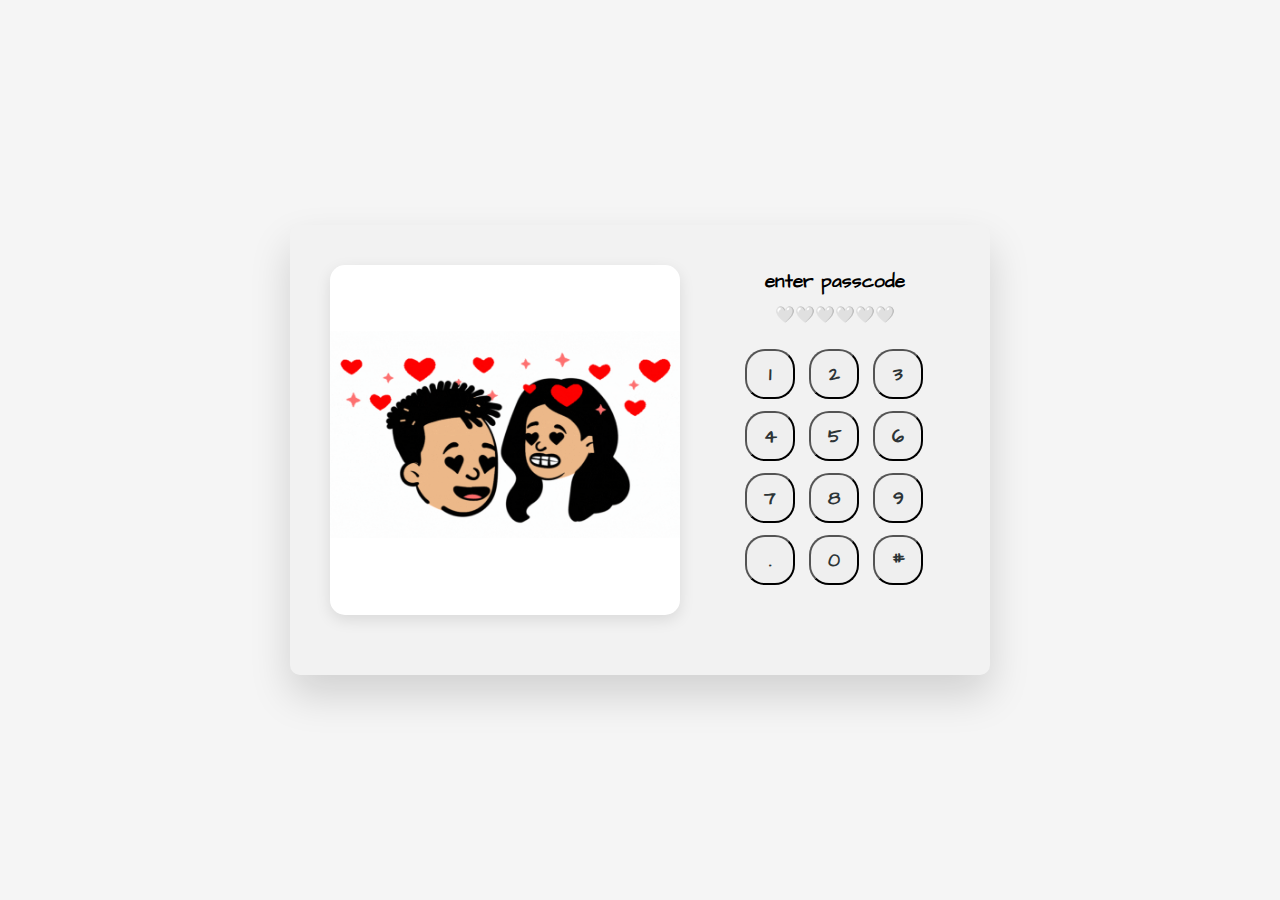
<file: index.html>
<!DOCTYPE html>
<html lang="en">

<head>
    <meta charset="UTF-8">
    <meta name="viewport" content="width=device-width, initial-scale=1.0">
    <title>Lock Screen</title>
    <link rel="stylesheet" href="styles.css">
</head>

<body>
    <div class="lock-container">
        <div class="couple-section">
            <div class="couple-illustration">
                <div class="couple-chars">
                    <span><img src="couple.gif" alt="Couple"></span>
                </div>
            </div>
        </div>

        <div class="passcode-section">
            <div class="passcode-title" id="passcodeTitle">enter passcode</div>
            <div class="passcode-display" id="passcodeDisplay">
                <span class="heart-dot">🤍</span>
                <span class="heart-dot">🤍</span>
                <span class="heart-dot">🤍</span>
                <span class="heart-dot">🤍</span>
                <span class="heart-dot">🤍</span>
                <span class="heart-dot">🤍</span>
            </div>
            <div class="keypad">
                <button class="key-btn" onclick="enterDigit('1')">1</button>
                <button class="key-btn" onclick="enterDigit('2')">2</button>
                <button class="key-btn" onclick="enterDigit('3')">3</button>
                <button class="key-btn" onclick="enterDigit('4')">4</button>
                <button class="key-btn" onclick="enterDigit('5')">5</button>
                <button class="key-btn" onclick="enterDigit('6')">6</button>
                <button class="key-btn" onclick="enterDigit('7')">7</button>
                <button class="key-btn" onclick="enterDigit('8')">8</button>
                <button class="key-btn" onclick="enterDigit('9')">9</button>
                <button class="key-btn" onclick="enterDigit('.')">.</button>
                <button class="key-btn" onclick="enterDigit('0')">0</button>
                <button class="key-btn" onclick="enterDigit('#')">#</button>
                <div></div>
            </div>
            <div class="error-message" id="errorMessage"></div>
        </div>
        
    </div>

</body>
<script src="script.js"></script>

</html>
</file>
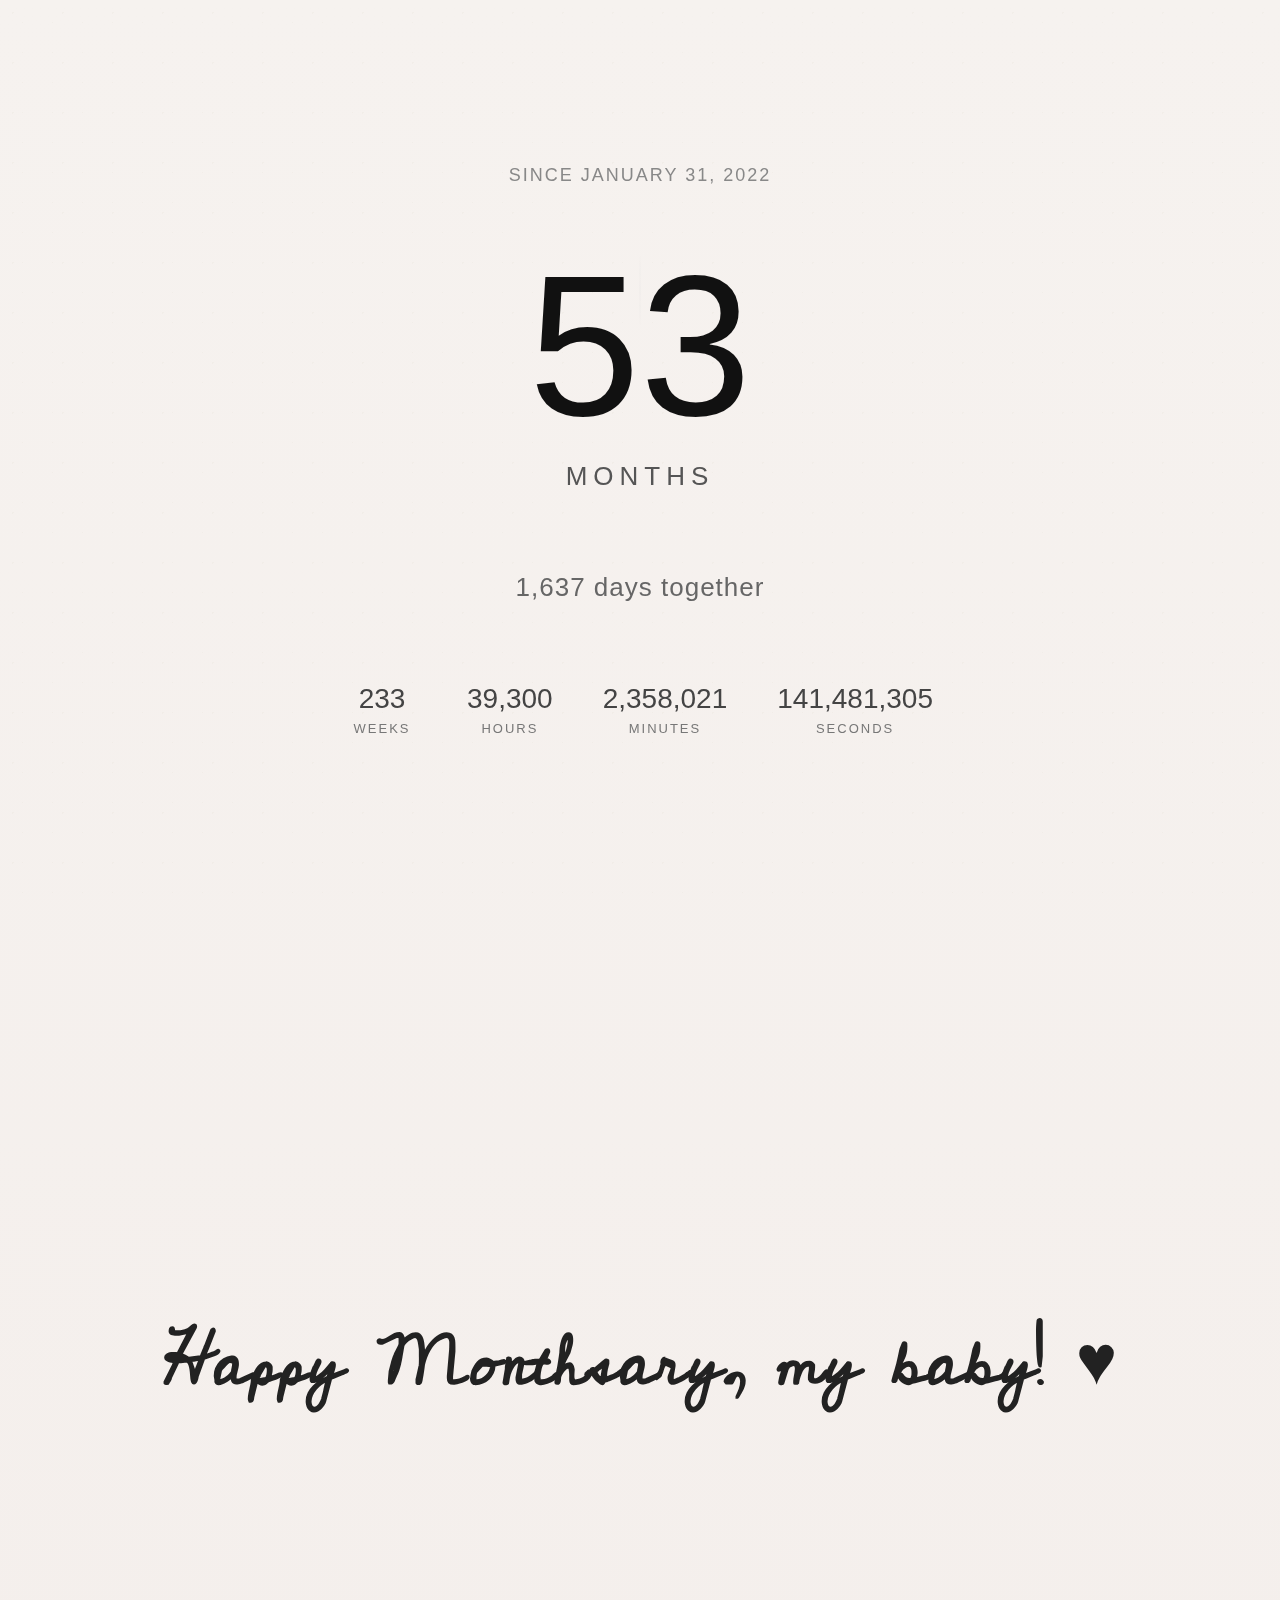
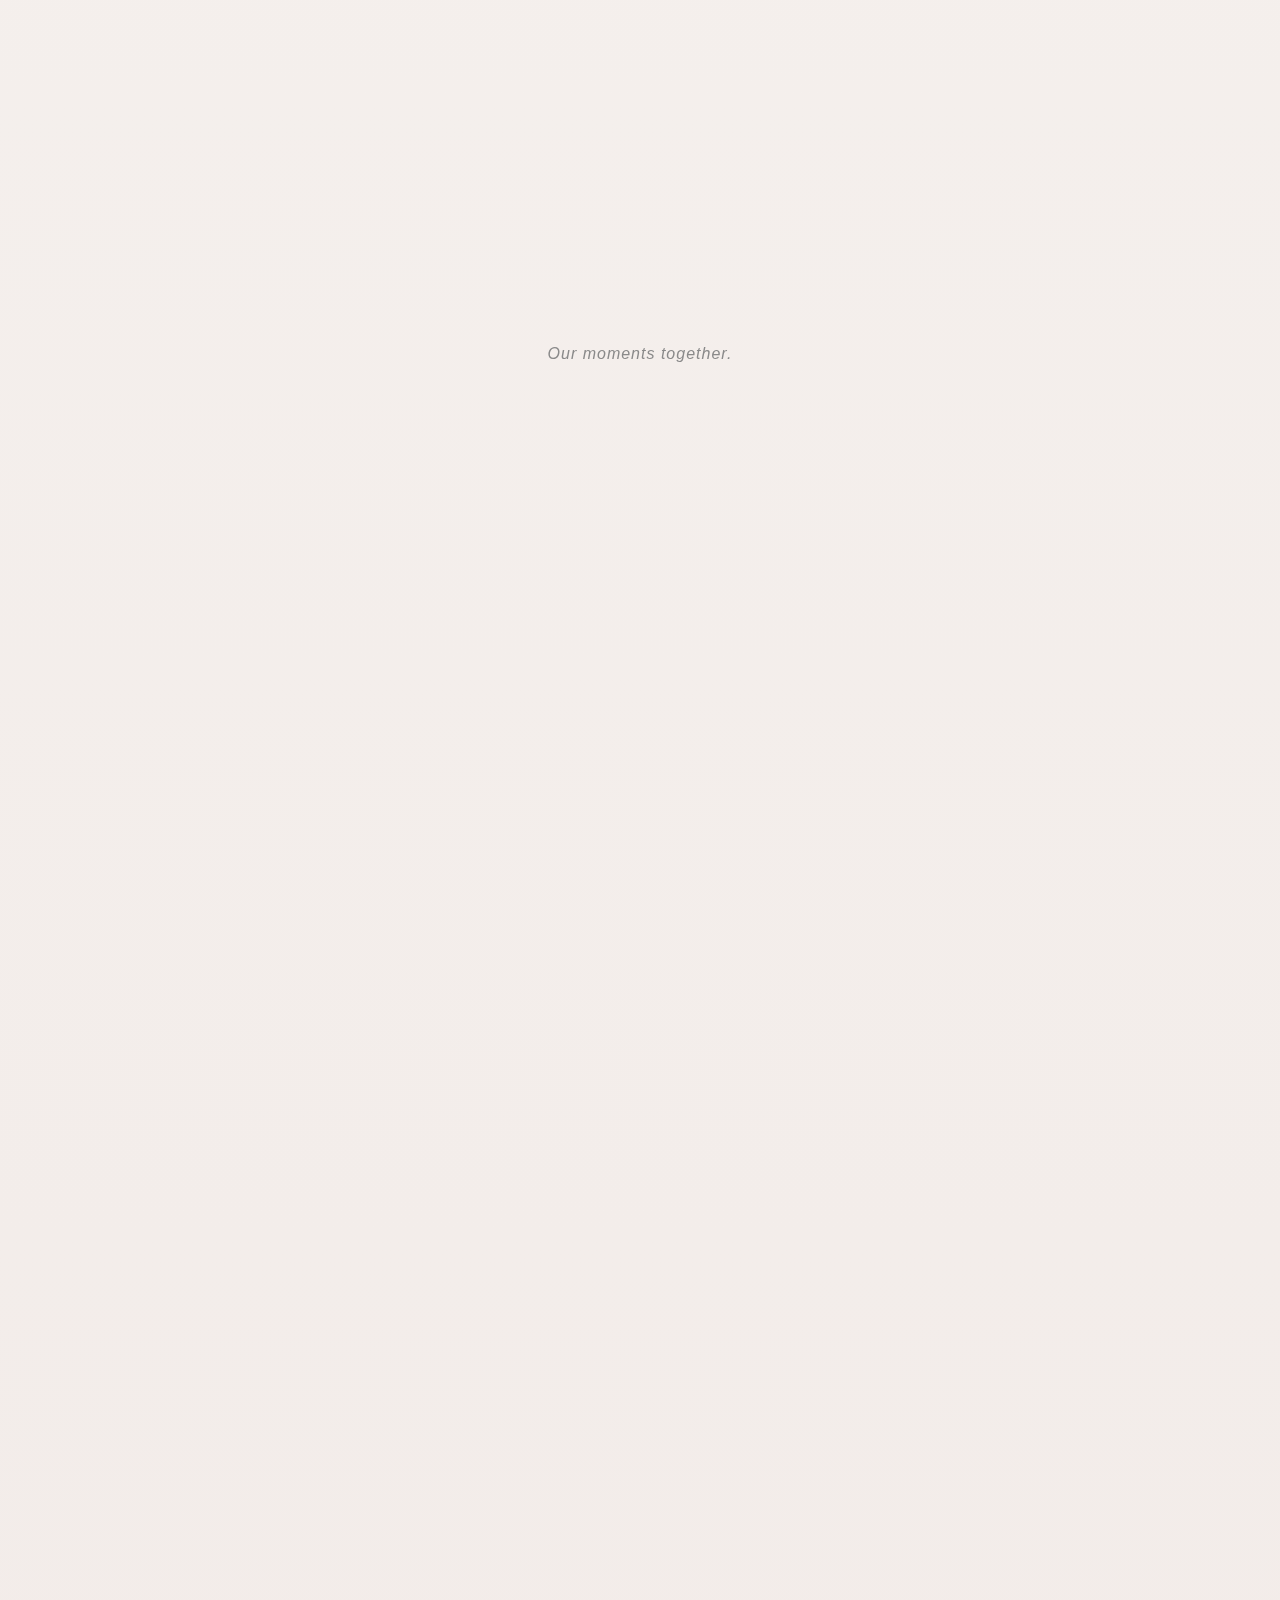
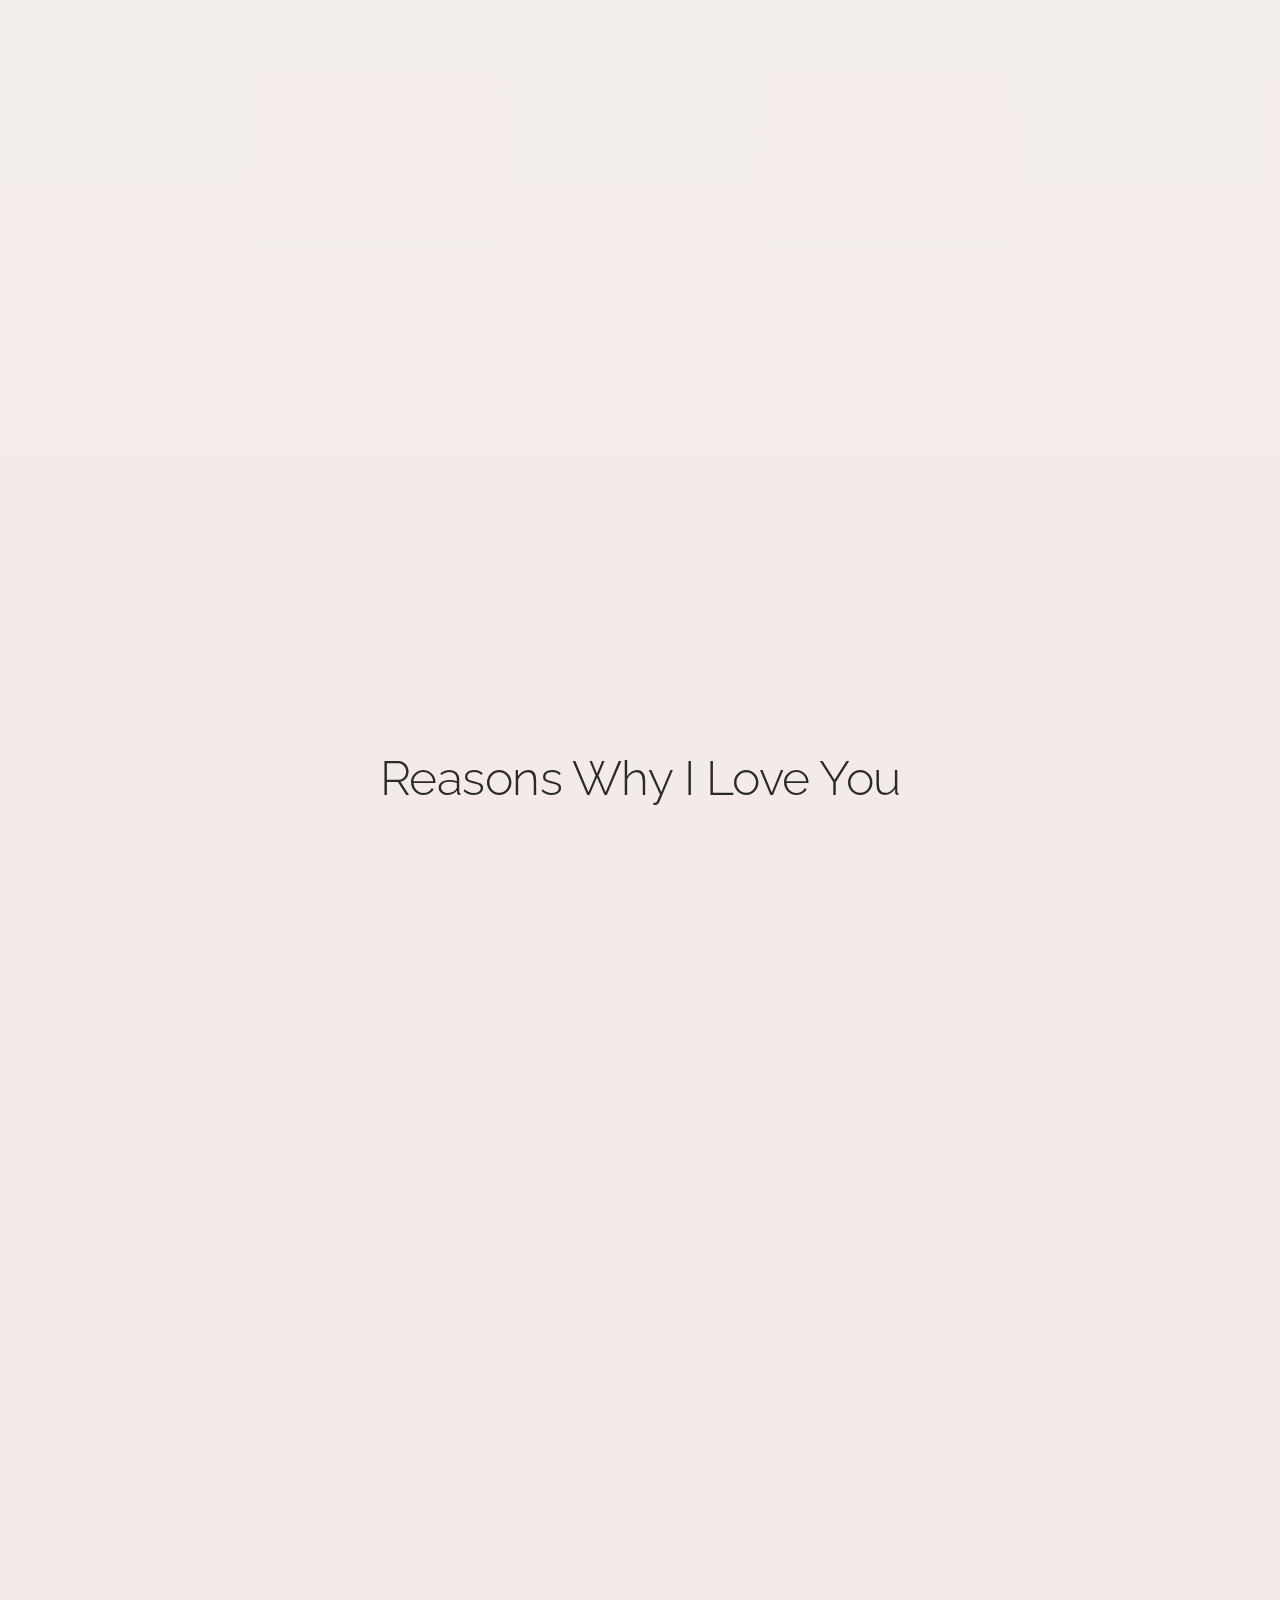
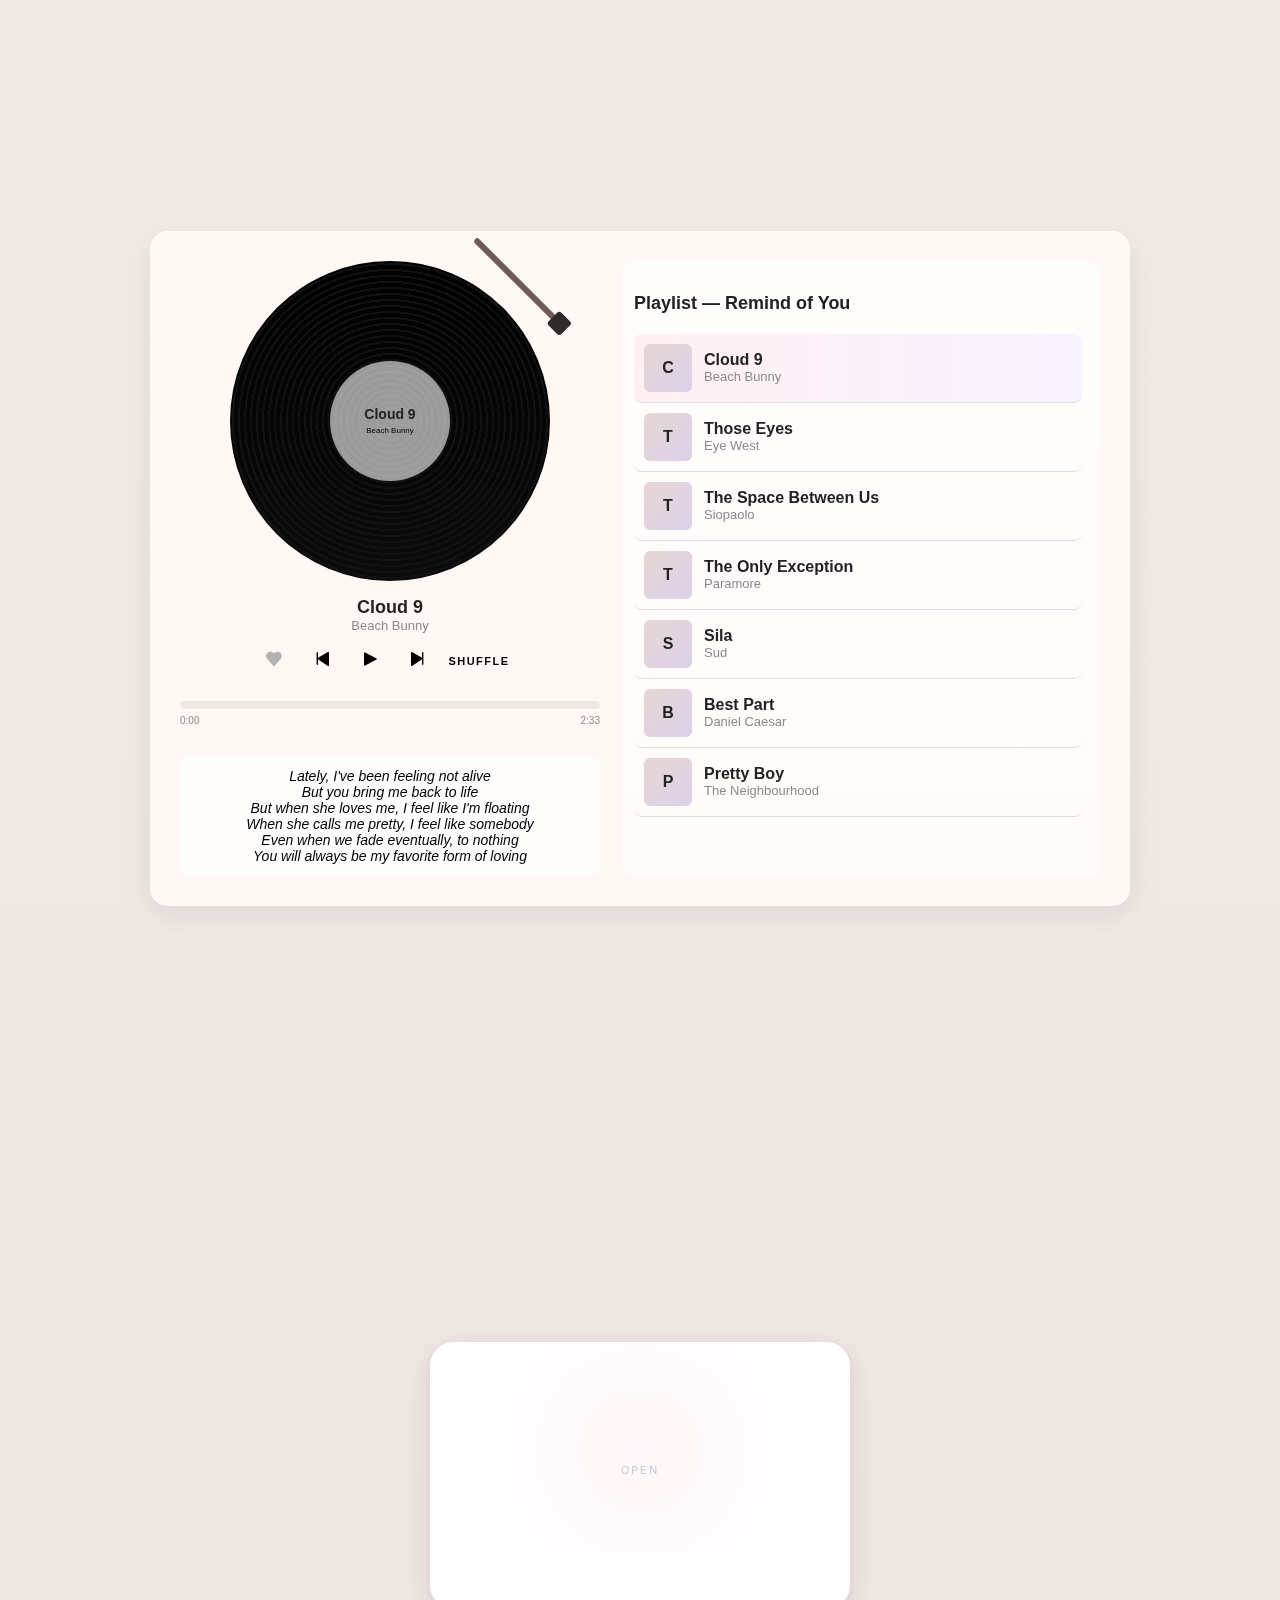
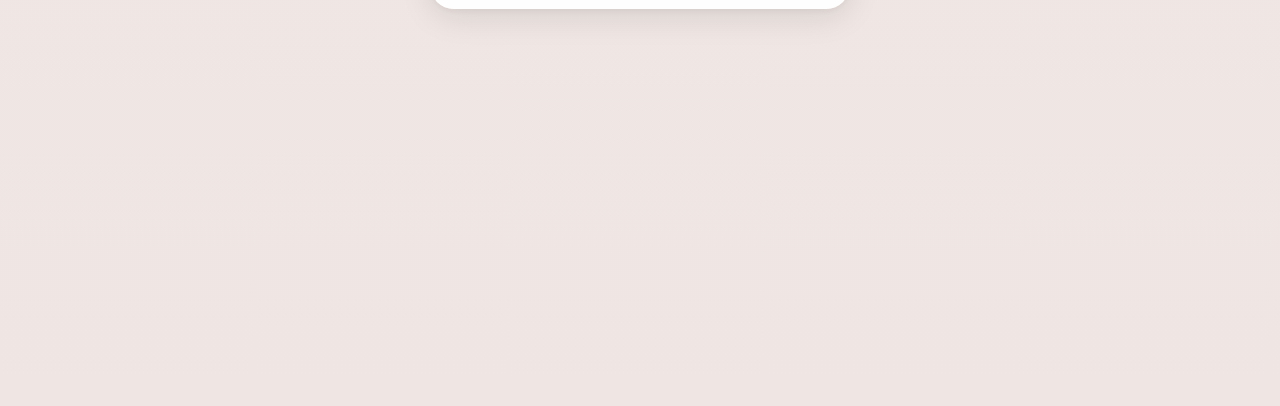
<file: homepage.html>
<!DOCTYPE html>
<html lang="en">

<head>
    <meta charset="UTF-8">
    <meta name="viewport" content="width=device-width, initial-scale=1.0">
    <title>Monthsary</title>
    <link rel="stylesheet" href="styless.css">
</head>

<body>
    <div class="accent"></div>

    <!-- Timer Section -->
    <section class="timer-section">
        <div class="container fade-in">
            <div class="date-start">SINCE January 31, 2022</div>

            <div class="main-counter" id="months">0</div>
            <div class="main-label">Months</div>

            <div class="sub-info"><span id="totalDays">0</span> days together</div>

            <div class="minimal-details">
                <div class="detail">
                    <div class="detail-num" id="weeks">0</div>
                    <div class="detail-label">Weeks</div>
                </div>
                <div class="detail">
                    <div class="detail-num" id="hours">0</div>
                    <div class="detail-label">Hours</div>
                </div>
                <div class="detail">
                    <div class="detail-num" id="minutes">0</div>
                    <div class="detail-label">Minutes</div>
                </div>
                <div class="detail">
                    <div class="detail-num" id="seconds">0</div>
                    <div class="detail-label">Seconds</div>
                </div>
            </div>
        </div>
    </section>

    <!-- Happy Message Section -->
    <section class="happy-section">
        <div class="happy-message fade-in">
            <h1>Happy Monthsary, my baby! ♥</h1>
        </div>
        <!-- floating hearts container -->
        <div class="hearts"></div>
    </section>
    <section class="gallery-section">
        <div class="section-header">
            <h1 class="section-title"></h1>
            <p class="section-subtitle">Our moments together.</p>
        </div>

        <div class="photo-masonry">
            <div class="photo-item">
                <div class="photo-container">
                    <img src="photo1.jpg" alt="Couple photo" class="photo-img">
                </div>
                <div class="photo-overlay">
                    <div class="photo-caption">gala with titaaa</div>
                </div>
            </div>

            <div class="photo-item">
                <div class="photo-container">
                    <img src="photo2.jpg" alt="Couple photo" class="photo-img">
                </div>
                <div class="photo-overlay">
                    <div class="photo-caption">meet up yarn</div>
                </div>
            </div>

            <div class="photo-item">
                <div class="photo-container">
                    <img src="photo3.jpg" alt="Couple photo" class="photo-img">
                </div>
                <div class="photo-overlay">
                    <div class="photo-caption">meet up yarn pt. 2</div>
                </div>
            </div>

            <div class="photo-item">
                <div class="photo-container">
                    <img src="photo4.jpg" alt="Couple photo" class="photo-img">
                </div>
                <div class="photo-overlay">
                    <div class="photo-caption">meet up yarn pt. 3</div>
                </div>
            </div>

            <div class="photo-item">
                <div class="photo-container">
                    <img src="photo5.jpg" alt="Couple photo" class="photo-img">
                </div>
                <div class="photo-overlay">
                    <div class="photo-caption">gala with titaaa</div>
                </div>
            </div>

            <div class="photo-item">
                <div class="photo-container">
                    <img src="photo6.jpg" alt="Couple photo" class="photo-img">
                </div>
                <div class="photo-overlay">
                    <div class="photo-caption">our first meet</div>
                </div>
            </div>
        </div>
    </section>

    <div class="container">

        <section class="quote-section">
            <div class="quote-container">
                <div class="quote-container">
                    <div class="quote-text">
                        <span class="line">
                            <span class="word">I</span>
                            <span class="word">FELL</span>
                            <span class="word">IN</span>
                            <span class="word">LOVE</span>
                        </span>
                        <span class="line">
                            <span class="word">WITH</span>
                            <span class="word">YOUR</span>
                            <span class="word">SOUL</span>
                        </span>
                        <span class="line">
                            <span class="word">BEFORE</span>
                            <span class="word">I</span>
                            <span class="word">COULD</span>
                        </span>
                        <span class="line">
                            <span class="word">EVEN</span>
                            <span class="word">TOUCH</span>
                        </span>
                        <span class="line">
                            <span class="word">YOUR</span>
                            <span class="word">SKIN</span>
                        </span>
                    </div>
                </div>
            </div>
        </section>
        <!-- Reasons Section -->
        <section class="reasons-section">
            <div class="section-header">
                <h1 class="section-title">Reasons Why I Love You</h1>
                <p class="section-subtitle"></p>
            </div>

            <div class="reasons-grid">
                <div class="reason-item">
                    <div class="reason-number">01</div>
                    <div class="reason-text">your hugs make me feel safe</div>
                    <div class="heart-deco">♡</div>
                    <div class="reason-tape"></div>
                </div>

                <div class="reason-item">
                    <div class="reason-number">02</div>
                    <div class="reason-text">the way you care for me</div>
                    <div class="heart-deco">♡</div>
                </div>

                <div class="reason-item">
                    <div class="reason-number">03</div>
                    <div class="reason-text">i love it when you smile </div>
                    <div class="heart-deco">♡</div>
                    <div class="reason-tape"></div>
                </div>

                <div class="reason-item">
                    <div class="reason-number">04</div>
                    <div class="reason-text">i love hearing you laugh</div>
                    <div class="heart-deco">♡</div>
                </div>

                <div class="reason-item">
                    <div class="reason-number">05</div>
                    <div class="reason-text">you’ve been consistent in sending me good morning and good night messages
                        since day one</div>
                    <div class="heart-deco">♡</div>
                    <div class="reason-tape"></div>
                </div>

                <div class="reason-item">
                    <div class="reason-number">06</div>
                    <div class="reason-text">spends time with me even when you are busy</div>
                    <div class="heart-deco">♡</div>
                </div>

                <div class="reason-item">
                    <div class="reason-number">07</div>
                    <div class="reason-text">you are handsome
                    </div>
                    <div class="heart-deco">♡</div>
                    <div class="reason-tape"></div>
                </div>

                <div class="reason-item">
                    <div class="reason-number">08</div>
                    <div class="reason-text">you always saying i love you </div>
                    <div class="heart-deco">♡</div>
                </div>

                <div class="reason-item">
                    <div class="reason-number">09</div>
                    <div class="reason-text">you are a good son</div>
                    <div class="heart-deco">♡</div>
                    <div class="reason-tape"></div>
                </div>

                <div class="reason-item">
                    <div class="reason-number">10</div>
                    <div class="reason-text">your presence</div>
                    <div class="heart-deco">♡</div>
                </div>

                <div class="reason-item">
                    <div class="reason-number">11</div>
                    <div class="reason-text">always makes me feel loved</div>
                    <div class="heart-deco">♡</div>
                    <div class="reason-tape"></div>
                </div>

                <div class="reason-item">
                    <div class="reason-number">12</div>
                    <div class="reason-text">your smell</div>
                    <div class="heart-deco">♡</div>
                </div>
                <div class="reason-item">
                    <div class="reason-number">13</div>
                    <div class="reason-text">your playfullness</div>
                    <div class="heart-deco">♡</div>
                </div>
                <div class="reason-item">
                    <div class="reason-number">14</div>
                    <div class="reason-text">your big heart</div>
                    <div class="heart-deco">♡</div>
                </div>
                <div class="reason-item">
                    <div class="reason-number">15</div>
                    <div class="reason-text">your nose and fingerssss</div>
                    <div class="heart-deco">♡</div>
                </div>
                <div class="reason-item">
                    <div class="reason-number">16</div>
                    <div class="reason-text">you never forgets to update me</div>
                    <div class="heart-deco">♡</div>
                </div>
                <div class="reason-item">
                    <div class="reason-number">17</div>
                    <div class="reason-text">your kisses</div>
                    <div class="heart-deco">♡</div>
                </div>
                <div class="reason-item">
                    <div class="reason-number">18</div>
                    <div class="reason-text"><strong>YOU ARE YOU</strong></div>
                    <div class="heart-deco">♡</div>
                </div>
            </div>
        </section>
        </section>
        <!-- Vinyl Playlist Section -->
        <section class="vinyl-playlist">
            <div class="player">
                <div class="vinyl-wrap">
                    <div class="vinyl" id="vinyl">
                        <div class="label" id="label">
                            <h4 id="label-title">Remind of You</h4>
                            <p id="label-artist">Aesthetic Vinyl Playlist</p>
                        </div>
                    </div>
                    <div class="needle" id="needle"></div>

                    <div class="controls" style="width:100%">
                        <div class="track-info">
                            <div class="track-title" id="track-title">--</div>
                            <div class="track-artist" id="track-artist">--</div>
                        </div>

                        <div class="buttons">
                            <button class="btn like" id="likeBtn">
                                <span class="control-icon">
                                    <svg width="16" height="16" viewBox="0 0 16 16" fill="currentColor">
                                        <path
                                            d="M15.724 4.22A4.313 4.313 0 0 0 12.192.814a4.269 4.269 0 0 0-3.622 1.13.837.837 0 0 1-1.14 0 4.272 4.272 0 0 0-6.21 5.855l5.916 7.05a1.128 1.128 0 0 0 1.728 0l5.916-7.05a4.228 4.228 0 0 0 .945-3.577z" />
                                    </svg>
                                </span>
                            </button>

                            <button class="btn" id="prevBtn">
                                <span class="control-icon">
                                    <svg width="16" height="16" viewBox="0 0 16 16" fill="currentColor">
                                        <path
                                            d="M3.3 1a.7.7 0 0 1 .7.7v5.15l9.95-5.744a.7.7 0 0 1 1.05.606v12.588a.7.7 0 0 1-1.05.606L4 8.149V13.3a.7.7 0 0 1-1.4 0V1.7a.7.7 0 0 1 .7-.7z" />
                                    </svg>
                                </span>
                            </button>

                            <button class="btn play" id="playBtn">
                                <span class="control-icon">
                                    <svg width="16" height="16" viewBox="0 0 16 16" fill="currentColor">
                                        <path d="m2.7 1.3-.7.7v12l.7.7L15.4 8l-12.7-6.7z" />
                                    </svg>
                                </span>
                            </button>

                            <button class="btn" id="nextBtn">
                                <span class="control-icon">
                                    <svg width="16" height="16" viewBox="0 0 16 16" fill="currentColor">
                                        <path
                                            d="M12.7 1a.7.7 0 0 0-.7.7v5.15L2.05 1.107A.7.7 0 0 0 1 1.712v12.588a.7.7 0 0 0 1.05.606L12 8.149V13.3a.7.7 0 0 0 1.4 0V1.7a.7.7 0 0 0-.7-.7z" />
                                    </svg>
                                </span>
                            </button>

                            <div class="separator"></div>

                            <button class="btn shuffle" id="shuffleBtn">
                                <span class="shuffle-text">Shuffle</span>
                            </button>
                        </div>
                        <div style="width:100%;margin-top:12px">
                            <div class="progress" id="progressBar"><i></i></div>
                            <div class="time"><small id="currentTime">0:00</small><small id="duration">0:00</small>
                            </div>
                        </div>
                    </div>
                    <div class="lyrics-box" id="lyricsBox">
                        <div class="lyrics-line" id="lyricsLine">No lyrics loaded.</div>
                    </div>
                </div>

                <div class="playlist">
                    <h3>Playlist — Remind of You</h3>
                    <div class="track-list" id="trackList"></div>
                </div>
            </div>
        </section>
        <div class="main-background">
            <div class="floating-elements" id="floatingElements"></div>

            <div class="container-letter">
                <div class="envelope" id="envelope">
                    <button class="close-button" id="closeBtn">×</button>

                    <div class="envelope-front" id="envelopeFront">
                        <div class="click-hint">Open</div>
                    </div>

                    <div class="letter-content" id="letterContent">
                        <div class="letter-greeting">My love,</div>

                        <div class="letter-body">
                            <p>happy monthsary, bb!
                            </p>

                            <p>I love our jokes and conversations together. I love how we can talk about anything. I love how you
                                understand me better than anyone else. You are not just my love - you are my best friend
                                too.</p>

                            <p>Thank you for all the little things you do but for me its big. I am so thankful for our
                                love.</p>

                            <p>Thank you for being my person, my safe place, my home.</p>

                            <p>You mean everything to me. I am so lucky to have you.</p>

                            <p>I love you more than words can say.</p>
                            <p>bawi ako if pag meron na ako hehehe </p>

                            <p>I love you.</p>
                        </div>

                        <div class="letter-signature">
                            Always,<br>
                            chi
                        </div>
                    </div>
                </div>
            </div>
        </div>
    </div>


    <script src="playlist.js"></script>
    <script src="script.js"></script>
</body>

</html>
</file>
<file: styles.css>
@import url('https://fonts.googleapis.com/css2?family=Architects+Daughter&display=swap');

* {
    margin: 0;
    padding: 0;
    box-sizing: border-box;
}

body {
    background: #f5f5f5;
    height: 100vh;
    display: flex;
    align-items: center;
    justify-content: center;
}

/* lockscreen */

.lock-container {
    background: #F2F2F2;
    padding: 40px;
    border-radius: 10px;
    box-shadow: 0 20px 40px rgba(0, 0, 0, 0.15);
    width: 700px;
    display: flex;
    align-items: center;
    gap: 40px;
    animation: slideUp 1s ease-out;
}

.couple-section {
    flex: 1;
    text-align: center;
}

.couple-illustration {
    width: 350px;
    height: 350px;
    background: white;
    border-radius: 15px;
    margin-bottom: 20px;
    display: flex;
    align-items: center;
    justify-content: center;
    box-shadow: 0 5px 15px rgba(0, 0, 0, 0.1);
    position: relative;
    overflow: hidden;
}

.couple-chars {
    font-size: 3em;
    display: flex;
}

.couple-chars img {
    max-width: 100%;
    max-height: 100%;
    object-fit: contain;
}

.couple-text {
    color: #2d3436;
    font-size: 1.1em;
    font-weight: 500;
}

.passcode-section {
    flex: 1;
}

.key-btn.heart {
    background: #ff6b6b;
    border-color: #ff6b6b;
    color: white;
    font-size: 1.5em;
}

.key-btn.heart:hover {
    background: #e55656;
    border-color: #e55656;
    transform: scale(1.1);
}

.passcode-title {
    color: #000000;
    font-size: 1.2em;
    font-family: "Architects Daughter", cursive;
    font-weight: 600;
    margin-bottom: 10px;
    text-align: center;
    transition: color 0.3s ease;
}

.passcode-title.error {
    color: #e17055;
    animation: titleShake 0.5s ease-in-out;
}

@keyframes titleShake {

    0%,
    100% {
        transform: translateX(0);
    }

    25% {
        transform: translateX(-3px);
    }

    75% {
        transform: translateX(3px);
    }
}

.passcode-display {
    display: flex;
    justify-content: center;

    margin-bottom: 25px;
}

.heart-dot {
    font-size: 1em;
    transition: all 0.3s ease;
    display: inline-block;
}

.heart-dot.filled {
    transform: scale(1.2);
}

.dot {
    width: 16px;
    height: 16px;
    border: 2px solid #a29bfe;
    border-radius: 50%;
    background: transparent;
    transition: all 0.3s ease;
}

.dot.filled {
    background: #a29bfe;
    border-color: #a29bfe;
    transform: scale(1.1);
}

.keypad {
    display: grid;
    grid-template-columns: repeat(3, 1fr);
    gap: 12px;
    max-width: 180px;
    margin: 0 auto;
}

.key-btn {
    width: 50px;
    height: 50px;
    border-radius: 40%;
    color: #2d3436;
    font-family: "Architects Daughter", cursive;
    font-size: 1.2em;
    font-weight: 600;
    cursor: pointer;
    transition: all 0.2s ease;
    display: flex;
    align-items: center;
    justify-content: center;
}

.key-btn:hover {
    background: #000000;
    color: white;
    transform: scale(1.05);
}

.key-btn:active {
    transform: scale(0.95);
}

.error-message {
    text-align: center;
    color: #8B0000;
    font-size: 0.9em;
    margin-top: 15px;
    min-height: 20px;
}

.passcode-shake {
    animation: passcodeFail 0.5s ease-in-out;
}

@keyframes passcodeFail {

    0%,
    100% {
        transform: translateX(0);
    }

    25% {
        transform: translateX(-5px);
    }

    75% {
        transform: translateX(5px);
    }
}

@keyframes float {

    0%,
    100% {
        transform: translateY(0px);
    }

    50% {
        transform: translateY(-10px);
    }
}

@keyframes slideUp {
    from {
        transform: translateY(50px);
        opacity: 0;
    }

    to {
        transform: translateY(0);
        opacity: 1;
    }
}

@media (max-width: 768px) {
    .lock-container {
        flex-direction: column;
        gap: 30px;
        padding: 30px;
        max-width: 350px;
    }

    .couple-illustration {
        width: 150px;
        height: 120px;
    }

    .couple-chars {
        font-size: 2.5em;
    }
}
</file>
<file: styless.css>
@import url('https://fonts.googleapis.com/css2?family=Cedarville+Cursive&display=swap');
@import url('https://fonts.googleapis.com/css2?family=Raleway:ital@1&display=swap');
@import url('https://fonts.googleapis.com/css2?family=Luckiest+Guy&family=Raleway:ital@1&display=swap');
@import url('https://fonts.googleapis.com/css2?family=Titan+One&display=swap');
@import url('https://fonts.googleapis.com/css2?family=Playfair+Display:wght@300;400;600&family=Inter:wght@200;300;400&display=swap');

* {
    margin: 0;
    padding: 0;
    box-sizing: border-box;
}

body {
    font-family: 'SF Pro Display', -apple-system, BlinkMacSystemFont, 'Segoe UI', sans-serif;
    background: #fafafa;
    color: #222;
    margin: 0;
}

/* ===== Timer Section ===== */
.timer-section {
    min-height: 100vh;
    display: flex;
    justify-content: center;
    align-items: center;
    padding: 40px 20px;

}

.container {
    text-align: center;
    max-width: 450px;
    width: 100%;
    margin: 0 auto;
    /* centers horizontally */
}

/* Date */
.date-start {
    font-size: 18px;
    font-weight: 300;
    letter-spacing: 2px;
    color: #888;
    margin-bottom: 70px;
    text-transform: uppercase;
}

/* Main big counter */
.main-counter {
    font-size: clamp(150px, 24vw, 200px);
    font-weight: 200;
    line-height: 0.9;
    margin-bottom: 25px;
    font-variant-numeric: tabular-nums;
    color: #111;
}

/* Label under months */
.main-label {
    font-size: 26px;
    font-weight: 300;
    letter-spacing: 6px;
    text-transform: uppercase;
    color: #555;
    margin-bottom: 80px;
}

/* Sub-info (days together) */
.sub-info {
    font-size: 26px;
    font-weight: 300;
    color: #666;
    margin-bottom: 80px;
    font-variant-numeric: tabular-nums;
    letter-spacing: 1px;
}

/* Minimal details (weeks, hours, minutes, seconds) */
.minimal-details {
    display: flex;
    justify-content: center;
    flex-wrap: wrap;
    gap: 50px;
    font-weight: 300;
    color: #999;
}

.detail {
    text-align: center;
    min-width: 70px;
}

.detail-num {
    font-size: 28px;
    font-weight: 400;
    color: #444;
    margin-bottom: 6px;
}

.detail-label {
    font-size: 13px;
    text-transform: uppercase;
    letter-spacing: 2px;
    color: #777;
}

/* Fade in */
.fade-in {
    animation: fadeIn 1.5s ease-out;
}

@keyframes fadeIn {
    from {
        opacity: 0;
        transform: translateY(15px);
    }

    to {
        opacity: 1;
        transform: translateY(0);
    }
}

/* Accent line */
.accent {
    position: absolute;
    top: 50%;
    left: 50%;
    width: 1px;
    height: 80px;
    background: linear-gradient(to bottom, transparent, #ddd, transparent);
    transform: translate(-50%, -200px);
    opacity: 0.3;
}

/* ===== Happy Message Section ===== */
.happy-section {
    position: relative;
    min-height: 105vh;
    display: flex;
    justify-content: center;
    align-items: center;
    padding: 40px 20px;
    overflow: hidden;
    margin: 0 auto;
}

.happy-message {
    text-align: center;
    z-index: 2;
}

.happy-message h1 {
    font-size: 70px;
    margin-bottom: 20px;
    font-family: "Cedarville Cursive", cursive;
}

.happy-message p {
    font-size: 20px;
    font-weight: 300;
    color: #666;
    line-height: 1.6;
}

/* Hearts floating */
.hearts {
    position: absolute;
    top: 0;
    left: 0;
    width: 100%;
    height: 100%;
    pointer-events: none;
    overflow: hidden;
    z-index: 1;
}

.hearts span {
    position: absolute;
    bottom: -20px;
    font-size: 20px;
    color: #ff6b81;
    animation: floatUp 6s linear infinite;
    opacity: 0.7;
}

/* Floating animation */
@keyframes floatUp {
    0% {
        transform: translateY(0) scale(1);
        opacity: 0.7;
    }

    50% {
        opacity: 1;
        transform: translateY(-50vh) scale(1.3);
    }

    100% {
        transform: translateY(-100vh) scale(0.8);
        opacity: 0;
    }
}

.gallery-section {
    max-width: 1000px;
    margin: 0 auto;
    margin-bottom: 120px;
    padding: 80px 80px;
    min-height: 100vh;
}

.section-header {
    text-align: center;
    margin-bottom: 80px;
}

.section-title {
    font-family: 'Montserrat', sans-serif;
    font-size: 2rem;
    font-weight: 600;
    font-family: "Raleway", sans-serif;
    letter-spacing: 1px;
}

.section-subtitle {
    font-size: 1.1rem;
    color: #8a8a8a;
    font-weight: 300;
    letter-spacing: 1px;
    font-style: italic;
    margin-top: 25px;
}

.photo-masonry {
    columns: 3;
    column-gap: 30px;
    column-fill: balance;
}

.photo-item {
    break-inside: avoid;
    margin-bottom: 30px;
    position: relative;
    cursor: pointer;
    transition: all 0.6s cubic-bezier(0.23, 1, 0.32, 1);
    animation: fadeInUp 0.8s ease forwards;
    opacity: 0;
    transform: translateY(30px);
    background: #fff;
    border-radius: 12px;
    box-shadow: 0 8px 24px rgba(0, 0, 0, 0.18);
    border: 2.5px solid #fff;
    display: flex;
    flex-direction: column;
    align-items: center;
    padding: 18px 12px 28px 12px;
    min-width: 220px;
    max-width: 340px;
    margin-left: auto;
    margin-right: auto;
}

.photo-item:hover {
    transform: scale(1.02);
}

.photo-container {
    width: 100%;
    margin-bottom: 50px;
    border-radius: 6px;
    overflow: hidden;
    position: relative;
    aspect-ratio: var(--aspect-ratio, 1);
    background: #f8f8f8;
    box-shadow: 0 2px 8px rgba(0, 0, 0, 0.10);
}

.photo-img {
    width: 100%;
    height: 120%;
    object-fit: cover;
    display: block;
    transform: scale(1);
    transition: transform 0.5s cubic-bezier(0.25, 0.46, 0.45, 0.94);
}

.photo-item:hover .photo-img {
    transform: scale(1.04);
}

.photo-overlay {
    display: block;
    position: relative;
    height: 40px;
    background: transparent;
    opacity: 1;
}

.photo-caption {
    font-size: 1.05rem;
    font-family: 'Cedarville Cursive', cursive;
    color: #000000;
    font-weight: 400;
    letter-spacing: 0.5px;
    margin-top: 16px;
    margin-bottom: 0;
    text-align: center;
    background: none;
    box-shadow: none;
}

/* Different aspect ratios for variety */
.photo-item:nth-child(3n+1) .photo-container {
    --aspect-ratio: 0.8;
}

.photo-item:nth-child(3n+2) .photo-container {
    --aspect-ratio: 1.2;
}

.photo-item:nth-child(3n+3) .photo-container {
    --aspect-ratio: 1;
}

/* Mobile responsive */
@media (max-width: 768px) {
    .gallery-section {
        padding: 0 20px 30px 20px;
    }

    .section-header {
        margin: 0 0 30px 0;
        padding: 0;
    }

    .section-title {
        font-size: 2.2rem;
    }

    .photo-masonry {
        columns: 2;
        column-gap: 20px;
    }

    .photo-item {
        margin-bottom: 20px;
    }
}

@media (max-width: 480px) {
    .photo-masonry {
        columns: 1;
    }

    .section-title {
        font-size: 1.8rem;
    }
}

/* Staggered fade-in animation */
.photo-item:nth-child(1) {
    animation-delay: 0.1s;
}

.photo-item:nth-child(2) {
    animation-delay: 0.2s;
}

.photo-item:nth-child(3) {
    animation-delay: 0.3s;
}

.photo-item:nth-child(4) {
    animation-delay: 0.4s;
}

.photo-item:nth-child(5) {
    animation-delay: 0.5s;
}

.photo-item:nth-child(6) {
    animation-delay: 0.6s;
}


/* Mobile responsive */
@media (max-width: 768px) {
    .gallery-section {
        padding: 0 20px 30px 20px;
    }

    .section-header {
        margin: 0 0 30px 0;
        padding: 0;
    }

    .section-title {
        font-size: 2.2rem;
    }

    .photo-masonry {
        columns: 2;
        column-gap: 20px;
    }

    .photo-item {
        margin-bottom: 20px;
    }
}

@media (max-width: 480px) {
    .photo-masonry {
        columns: 1;
    }

    .section-title {
        font-size: 1.8rem;
    }
}

/* Staggered fade-in animation */
.photo-item:nth-child(1) {
    animation-delay: 0.1s;
}

.photo-item:nth-child(2) {
    animation-delay: 0.2s;
}

.photo-item:nth-child(3) {
    animation-delay: 0.3s;
}

.photo-item:nth-child(4) {
    animation-delay: 0.4s;
}

.photo-item:nth-child(5) {
    animation-delay: 0.5s;
}

.photo-item:nth-child(6) {
    animation-delay: 0.6s;
}


/* Mobile responsive */
@media (max-width: 768px) {
    .gallery-section {
        padding: 60px 20px;
    }

    .section-header {
        margin-bottom: 60px;
    }

    .section-title {
        font-size: 2.2rem;
    }

    .photo-masonry {
        columns: 2;
        column-gap: 20px;
    }

    .photo-item {
        margin-bottom: 20px;
    }

    .upload-zone {
        margin-top: 40px;
        padding: 40px 20px;
    }
}

@media (max-width: 480px) {
    .photo-masonry {
        columns: 1;
    }

    .section-title {
        font-size: 1.8rem;
    }
}

/* Fade-in animation */
.photo-item {
    animation: fadeInUp 0.8s ease forwards;
    opacity: 0;
    transform: translateY(30px);
}

.photo-item:nth-child(1) {
    animation-delay: 0.1s;
}

.photo-item:nth-child(2) {
    animation-delay: 0.2s;
}

.photo-item:nth-child(3) {
    animation-delay: 0.3s;
}

.photo-item:nth-child(4) {
    animation-delay: 0.4s;
}

.photo-item:nth-child(5) {
    animation-delay: 0.5s;
}

.photo-item:nth-child(6) {
    animation-delay: 0.6s;
}


/* Mobile adjustments */
@media (max-width: 480px) {
    .date-start {
        font-size: 15px;
    }

    .main-label {
        font-size: 20px;
        letter-spacing: 4px;
    }

    .sub-info {
        font-size: 20px;
    }

    .minimal-details {
        gap: 30px;
    }

    .detail-num {
        font-size: 22px;
    }

    .detail-label {
        font-size: 11px;
    }

    .happy-message h2 {
        font-size: 24px;
    }

    .happy-message p {
        font-size: 16px;
    }
}

/* Subtle paper texture */
body::before {
    content: '';
    position: fixed;
    top: 0;
    left: 0;
    width: 100%;
    height: 100%;
    opacity: 0.03;
    background-image:
        radial-gradient(circle at 25% 25%, #8b7355 1px, transparent 1px),
        radial-gradient(circle at 75% 75%, #8b7355 0.5px, transparent 0.5px);
    background-size: 50px 50px, 30px 30px;
    pointer-events: none;
    z-index: -1;
}

.container {
    max-width: 1200px;
    margin: 0 auto;
    padding: 80px 50px;
}

/* Love Letters Section */
.love-letters-section {
    min-height: 100vh;
    margin-bottom: 120px;
}

.section-header {
    text-align: center;
    margin-bottom: 80px;
    position: relative;
}

.section-title {
    font-size: 3rem;
    font-weight: 300;
    color: #2a2a2a;
    letter-spacing: -0.5px;
    margin-bottom: 15px;
    position: relative;
}


.section-subtitle {
    font-size: 1rem;
    color: #8a8a8a;
    font-weight: 300;
    letter-spacing: 1px;
    font-style: italic;
    margin-top: 20px;
}

.letters-container {
    display: flex;
    gap: 20px;
    justify-content: center;
    flex-wrap: no-wrap;
    perspective: 1000px;
}

.letter-card {
    min-width: 400px;
    height: 450px;
    position: relative;
    cursor: pointer;
    transition: all 0.8s cubic-bezier(0.25, 0.46, 0.45, 0.94);
    transform-style: preserve-3d;
    animation: fadeInUp 1s ease forwards;
    opacity: 0;
    transform: translateY(40px);
}


.letter-card:hover {
    transform: rotateY(180deg) scale(1.02);
}

.letter-front,
.letter-back {
    position: absolute;
    width: 80%;
    height: 120%;
    background: #ffffff;
    border-radius: 8px;
    padding: 40px 30px;
    box-shadow: 0 8px 25px rgba(0, 0, 0, 0.1);
    backface-visibility: hidden;
    transform: rotate(var(--rotation, 0deg));
}

.letter-back {
    transform: rotateY(180deg) rotate(var(--rotation, 0deg));
    background: linear-gradient(135deg, #fff 0%, #f9f7f4 100%);
}

.letter-envelope {
    position: absolute;
    top: -15px;
    left: 20px;
    width: 60px;
    height: 40px;
    background: linear-gradient(145deg, #e8dcc6, #d4c2a0);
    transform: rotate(-8deg);
    border-radius: 2px;
    opacity: 0.8;
    z-index: 10;
}

.letter-envelope::after {
    content: '';
    position: absolute;
    top: 0;
    left: 0;
    width: 0;
    height: 0;
    border-left: 30px solid transparent;
    border-right: 30px solid transparent;
    border-bottom: 25px solid #f0e4d0;
}

.letter-content {
    font-family: 'Brush Script MT', cursive;
    font-size: 1.1rem;
    line-height: 1.8;
    color: #3a3a3a;
    text-align: left;
    position: relative;
}

.letter-date {
    font-family: 'Courier New', monospace;
    font-size: 0.85rem;
    color: #777;
    margin-bottom: 25px;
    text-align: right;
}

.letter-signature {
    position: absolute;
    bottom: 30px;
    right: 30px;
     font-family: 'Playfair Display', serif;
    font-size: 1.2rem;
    color: #666;
    font-weight: 400;
}

/* Reasons Section */
.reasons-section {
    margin-bottom: 120px;
    margin-top: 120px;
}

.reasons-grid {
    display: grid;
    grid-template-columns: repeat(auto-fit, minmax(280px, 1fr));
    gap: 30px;
    margin-top: 60px;
}

.reason-item {
    background: #ffffff;
    padding: 25px;
    border-radius: 6px;
    position: relative;
    transform: rotate(var(--reason-rotation, 0deg));
    transition: all 0.5s ease;
    box-shadow: 0 4px 15px rgba(0, 0, 0, 0.06);
    animation: fadeInUp 0.8s ease forwards;
    opacity: 0;


}

.reason-item:hover {
    transform: rotate(var(--reason-rotation, 0deg)) translateY(-5px) scale(1.02);
    box-shadow: 0 8px 25px rgba(0, 0, 0, 0.12);
}

.reason-number {
    position: absolute;
    top: -10px;
    left: 15px;
    background: linear-gradient(145deg, #f0e6d2, #e8d5c4);
    color: #6b5b73;
    font-weight: 600;
    font-size: 0.85rem;
    padding: 8px 12px;
    border-radius: 20px;
    box-shadow: 0 2px 6px rgba(0, 0, 0, 0.1);
    font-family: 'Courier New', monospace;
}

.reason-text {
    font-family: 'Georgia', serif;
    font-size: 1rem;
    line-height: 1.6;
    color: #4a4a4a;
    margin-top: 15px;
    font-style: italic;
}

/* Heart decoration */
.heart-deco {
    position: absolute;
    bottom: 10px;
    right: 15px;
    font-size: 1.2rem;
    color: #d4a574;
    opacity: 0.6;
}

/* Washi tape for reasons */
.reason-tape {
    position: absolute;
    top: -5px;
    right: 20px;
    width: 40px;
    height: 15px;
    background: linear-gradient(90deg, #f0e6d2, #e8dcc6);
    transform: rotate(15deg);
    opacity: 0.7;
    border-radius: 1px;
}

/* Rotations for natural look */
.letter-card:nth-child(3n+1) {
    --rotation: -1.5deg;
}

.letter-card:nth-child(3n+2) {
    --rotation: 2deg;
}

.letter-card:nth-child(3n+3) {
    --rotation: -0.8deg;
}

.reason-item:nth-child(6n+1) {
    --reason-rotation: -2deg;
    transform: rotate(var(--reason-rotation)) translate(8px, -5px);
}

.reason-item:nth-child(6n+2) {
    --reason-rotation: 2.5deg;
    transform: rotate(var(--reason-rotation)) translate(-6px, 3px);
}

.reason-item:nth-child(6n+3) {
    --reason-rotation: -1.5deg;
    transform: rotate(var(--reason-rotation)) translate(4px, 7px);
}

.reason-item:nth-child(6n+4) {
    --reason-rotation: 1.8deg;
    transform: rotate(var(--reason-rotation)) translate(-8px, -2px);
}

.reason-item:nth-child(6n+5) {
    --reason-rotation: -2.2deg;
    transform: rotate(var(--reason-rotation)) translate(6px, 4px);
}

.reason-item:nth-child(6n+6) {
    --reason-rotation: 1.2deg;
    transform: rotate(var(--reason-rotation)) translate(-4px, 6px);
}

/* Responsive design */
@media (max-width: 768px) {
    .letters-container {
        flex-direction: column;
        align-items: center;
    }

    .letter-card {
        width: 100%;
        max-width: 350px;
    }

    .reasons-grid {
        grid-template-columns: 1fr;
    }

    .container {
        padding: 60px 30px;
    }
}

/* Fade in animations */
@keyframes fadeInUp {
    from {
        opacity: 0;
        transform: rotate(var(--reason-rotation, 0deg)) translateY(30px);
    }

    to {
        opacity: 1;
        transform: rotate(var(--reason-rotation, 0deg)) translateY(0px);
    }
}

/* Staggered animation delays */
.letter-card:nth-child(1) {
    animation-delay: 0.2s;
}

.letter-card:nth-child(2) {
    animation-delay: 0.4s;
}

.letter-card:nth-child(3) {
    animation-delay: 0.6s;
}

.reason-item:nth-child(1) {
    animation-delay: 0.1s;
}

.reason-item:nth-child(2) {
    animation-delay: 0.2s;
}

.reason-item:nth-child(3) {
    animation-delay: 0.3s;
}

.reason-item:nth-child(4) {
    animation-delay: 0.4s;
}

.reason-item:nth-child(5) {
    animation-delay: 0.5s;
}

.reason-item:nth-child(6) {
    animation-delay: 0.6s;
}

.quote-section {

    height: 75vh;
    display: flex;
    justify-content: center;
    align-items: center;
    padding: 0;
}

.quote-container {
    width: 100%;
    max-width: 800px;
    text-align: center;
    position: relative;
}

.quote-text {
    font-size: clamp(32px, 5vw, 56px);
    font-family: "Titan One", sans-serif;
    font-size: 80px;
    font-weight: 5000;
    color: #000000;
    line-height: 1.1;
    letter-spacing: 2px;
    margin-bottom: 40px;
    text-transform: uppercase;
}

.word {
    display: inline-block;
    opacity: 0;
    margin: 0 8px;
    animation: wordSlideInLeft 0.8s ease-out forwards;
}

/* First line - from LEFT */
.line:nth-child(1) .word {
    transform: translateX(-100px);
    animation-name: wordSlideInLeft;
}

/* Second line - from RIGHT */
.line:nth-child(2) .word {
    transform: translateX(100px);
    animation-name: wordSlideInRight;
}

/* Third line - from LEFT */
.line:nth-child(3) .word {
    transform: translateX(-100px);
    animation-name: wordSlideInLeft;
}

/* Fourth line - from RIGHT */
.line:nth-child(4) .word {
    transform: translateX(100px);
    animation-name: wordSlideInRight;
}

/* Fifth line - from LEFT */
.line:nth-child(5) .word {
    transform: translateX(-100px);
    animation-name: wordSlideInLeft;
}

.line {
    display: block;
    margin: 8px 0;
}

/* Staggered animation delays for each word */
.word:nth-child(1) {
    animation-delay: 0.1s;
}

.word:nth-child(2) {
    animation-delay: 0.2s;
}

.word:nth-child(3) {
    animation-delay: 0.3s;
}

.word:nth-child(4) {
    animation-delay: 0.4s;
}

.word:nth-child(5) {
    animation-delay: 0.6s;
}

.word:nth-child(6) {
    animation-delay: 0.7s;
}

.word:nth-child(7) {
    animation-delay: 0.8s;
}

.word:nth-child(8) {
    animation-delay: 1.0s;
}

.word:nth-child(9) {
    animation-delay: 1.1s;
}

.word:nth-child(10) {
    animation-delay: 1.2s;
}

.word:nth-child(11) {
    animation-delay: 1.4s;
}

.word:nth-child(12) {
    animation-delay: 1.5s;
}

.word:nth-child(13) {
    animation-delay: 1.7s;
}

.word:nth-child(14) {
    animation-delay: 1.8s;
}

@keyframes wordSlideInLeft {
    from {
        opacity: 0;
        transform: translateX(-100px);
    }

    to {
        opacity: 1;
        transform: translateX(0);
    }
}

@keyframes wordSlideInRight {
    from {
        opacity: 0;
        transform: translateX(100px);
    }

    to {
        opacity: 1;
        transform: translateX(0);
    }
}

@media (max-width: 768px) {
    .quote-container {
        padding: 40px 30px;
        min-height: 350px;
    }

    .quote-text {
        font-size: 28px;
    }
}




:root {
    --bg: #f6f2ef;
    --card: #fff8f5;
    --muted: #8b8b8b;
    --accent: #d9c7c0;
    --glass: rgba(255, 255, 255, 0.6);
    font-family: Inter, system-ui, -apple-system, "Segoe UI", Roboto, "Helvetica Neue", Arial;
}

* {
    box-sizing: border-box
}

body {
    background: linear-gradient(180deg, var(--bg), #efe6e3);
}

.player {
    width: 980px;
    max-width: 96vw;
    background: var(--card);
    border-radius: 18px;
    box-shadow: 0 10px 30px rgba(20, 20, 20, .08);
    display: grid;
    grid-template-columns: 420px 1fr;
    gap: 22px;
    padding: 30px;
    margin: 0 auto;
}

.vinyl-playlist {
    margin-bottom: 120px;
    margin-top: 200px;
}

.vinyl-wrap {
    display: flex;
    flex-direction: column;
    align-items: center;
    gap: 16px;
    position: relative
}

.vinyl {
    width: 320px;
    height: 320px;
    border-radius: 50%;
    background:
        radial-gradient(circle at 50% 50%, rgba(0, 0, 0, 0.12) 2%, transparent 2.2%),
        repeating-radial-gradient(circle, #111 0 2px, rgba(0, 0, 0, .04) 2px 6px),
        linear-gradient(180deg, #000 0%, #0b0b0b 100%);
    position: relative;
    display: flex;
    align-items: center;
    justify-content: center;
    overflow: hidden;
    transform: rotate(0deg)
}

.vinyl.playing {
    animation: spin 3s linear infinite
}

@keyframes spin {
    from {
        transform: rotate(0deg)
    }

    to {
        transform: rotate(360deg)
    }
}

.label {
    width: 120px;
    height: 120px;
    border-radius: 50%;
    background: var(--glass);
    display: flex;
    align-items: center;
    justify-content: center;
    flex-direction: column;
    text-align: center;
    padding: 12px
}

.label h4 {
    margin: 0;
    font-size: 14px
}

.label p {
    margin: 4px 0 0 0;
    font-size: 8px;
    color: #000
}

.needle {
    width: 120px;
    height: 6px;
    background: #6b5b59;
    position: absolute;
    right: 40px;
    /* Positioned to align with vinyl container */
    top: 60px;
    /* Adjusted to match vinyl center height */
    transform: rotate(45deg);
    /* Resting position off the vinyl */
    transform-origin: right center;
    border-radius: 6px;
    transition: transform 0.5s ease;
}

.needle.playing {
    transform: rotate(5deg);
    /* Slight angle touching the vinyl edge */
}

.needle:after {
    content: '';
    position: absolute;
    right: -8px;
    top: -6px;
    width: 18px;
    height: 18px;
    background: #2e2b2a;
    border-radius: 3px;
}

.controls {
    display: flex;
    flex-direction: column;
    gap: 12px;
    align-items: center
}

.track-info {
    text-align: center
}

.track-title {
    font-weight: 600;
    font-size: 18px
}

.track-artist {
    font-size: 13px;
    color: var(--muted)
}

.buttons {
    display: flex;
    gap: 16px;
    align-items: center;
    justify-content: center;
}

.btn {
    background: transparent;
    border: none;
    padding: 8px;
    border-radius: 50%;
    cursor: pointer;
    display: inline-flex;
    align-items: center;
    justify-content: center;
    gap: 8px;
    color: #000000;
    font-size: 14px;
    transition: all 0.2s ease;
    width: 32px;
    height: 32px;
    position: relative;
}

.btn.play:hover {
    background: white;
    color: black;
    transform: scale(1.06);
}

.btn.play:active {
    transform: scale(0.96);
}

.btn.shuffle {
    width: auto;
    padding: 6px 12px;
    margin-left: -50px;
    border-radius: 16px;
    font-size: 11px;
    font-weight: 700;
    text-transform: uppercase;
    letter-spacing: 1.5px;
    height: 28px;
}

.btn.shuffle-active {
    color: #000000;
}

.btn.shuffle-active::after {
    content: '';
    position: absolute;
    bottom: -2px;
    left: 50%;
    transform: translateX(-50%);
    width: 4px;
    height: 4px;
    background: #000000;
    border-radius: 50%;
}

.btn.like {
    color: #b3b3b3;
}

.btn.like:hover {
    color: white;
}

.btn.like.liked {
    color: #b91d1d;
}

.btn.like.liked:hover {
    color: #eb9494;
}

.separator {
    width: 20px;
}

.progress {
    width: 100%;
    height: 8px;
    background: rgba(0, 0, 0, .06);
    border-radius: 10px;
    overflow: hidden
}

.progress>i {
    display: block;
    height: 8px;
    background: linear-gradient(90deg, #f3b7c1, #bfa5ff);
    width: 0%
}

.time {
    display: flex;
    justify-content: space-between;
    font-size: 12px;
    color: var(--muted);
    margin-top: 6px
}

.playlist {
    padding: 12px;
    border-radius: 12px;
    background: linear-gradient(180deg, rgba(255, 255, 255, 0.7), rgba(255, 255, 255, 0.5));
    height: 100%;
    display: flex;
    flex-direction: column
}

.playlist h3 {
    margin: 0 0 8px 0;
    font-size: 18px;
    display: inline-flex;
    margin-top: 20px;
    margin-bottom: 20px;
}

.track-list {
    overflow: auto;
    padding-right: 6px
}

.track-item {
    display: flex;
    align-items: center;
    gap: 12px;
    padding: 10px;
    border-radius: 8px;
    cursor: pointer;
    border-bottom: 1px solid #e0e0e0;
}

.track-item:hover {
    background: rgba(0, 0, 0, 0.02);
}

.track-item.active {
    background: linear-gradient(90deg, #fff0f2, #f7f3ff)
}

.thumb {
    width: 48px;
    height: 48px;
    border-radius: 6px;
    background: linear-gradient(135deg, #e6d7d2, #dcd1ec);
    display: flex;
    align-items: center;
    justify-content: center;
    font-weight: 600
}

.meta {
    flex: 1;
    text-align: left;
}

.meta b {
    display: block
}

.meta span {
    display: block;
    font-size: 13px;
    color: var(--muted)
}

.lyrics-box {
    margin-top: 14px;
    background: rgba(255, 255, 255, 0.65);
    border-radius: 10px;
    padding: 12px;
    min-height: 110px;
    width: 100%;
    display: flex;
    flex-direction: column;
    justify-content: center
}

.lyrics-line {
    font-size: 14px;
    text-align: center;
    color: #000000;
    transition: opacity 0.3s ease;
    font-style: italic;
}

@media (max-width:880px) {
    .player {
        grid-template-columns: 1fr;
        gap: 12px
    }

    .vinyl {
        width: 260px;
        height: 260px
    }

    .label {
        width: 96px;
        height: 96px
    }
}

.main-background {
    font-family: 'Inter', sans-serif;
    background-size: 400% 400%;
    animation: gradientShift 15s ease infinite;
    min-height: 100vh;
    display: flex;
    justify-content: center;
    align-items: center;
    padding: 20px;
    overflow: hidden;
    position: relative;
}


@keyframes gradientShift {

    0%,
    100% {
        background-position: 0% 50%;
    }

    50% {
        background-position: 100% 50%;
    }
}

.main-background::before {
    content: '';
    position: absolute;
    top: 0;
    left: 0;
    right: 0;
    bottom: 0;
    background: url('data:image/svg+xml,<svg xmlns="http://www.w3.org/2000/svg" viewBox="0 0 100 100"><defs><pattern id="grain" width="100" height="100" patternUnits="userSpaceOnUse"><circle cx="25" cy="25" r="0.5" fill="%23ffffff" opacity="0.02"/><circle cx="75" cy="75" r="0.3" fill="%23ffffff" opacity="0.03"/><circle cx="50" cy="10" r="0.4" fill="%23ffffff" opacity="0.02"/><circle cx="10" cy="60" r="0.2" fill="%23ffffff" opacity="0.04"/><circle cx="90" cy="40" r="0.3" fill="%23ffffff" opacity="0.02"/></pattern></defs><rect width="100" height="100" fill="url(%23grain)"/></svg>');
    pointer-events: none;
}

.container-letter {
    max-width: 420px;
    width: 100%;
    position: relative;
    z-index: 10;
}

.envelope {
    background: rgba(255, 255, 255, 0.95);
    backdrop-filter: blur(20px);
    border-radius: 24px;
    border: 1px solid rgba(255, 255, 255, 0.2);
    overflow: hidden;
    transition: all 0.6s cubic-bezier(0.16, 1, 0.3, 1);
    cursor: pointer;
    position: relative;
    box-shadow:
        0 8px 32px rgba(0, 0, 0, 0.1),
        0 2px 8px rgba(0, 0, 0, 0.05),
        inset 0 1px 0 rgba(255, 255, 255, 0.6);
}

.envelope:hover {
    transform: translateY(-8px) scale(1.02);
    box-shadow:
        0 20px 60px rgba(0, 0, 0, 0.15),
        0 8px 24px rgba(0, 0, 0, 0.08),
        inset 0 1px 0 rgba(255, 255, 255, 0.8);
}

.envelope-front {
    padding: 80px 40px;
    text-align: center;
    position: relative;
    background: linear-gradient(135deg, rgba(255, 255, 255, 0.1) 0%, rgba(255, 255, 255, 0.05) 100%);
}

.envelope-front::before {
    content: '';
    position: absolute;
    top: 0;
    left: 0;
    right: 0;
    bottom: 0;
    background: radial-gradient(circle at 50% 50%, rgba(255, 182, 193, 0.1) 0%, transparent 70%);
    pointer-events: none;
}

.envelope-title {
    color: #2d3748;
    font-family: 'Playfair Display', serif;
    font-size: 32px;
    font-weight: 300;
    letter-spacing: 2px;
    margin-bottom: 16px;
    position: relative;
    z-index: 2;
}

.envelope-subtitle {
    color: #718096;
    font-size: 14px;
    font-weight: 200;
    letter-spacing: 3px;
    text-transform: uppercase;
    position: relative;
    z-index: 2;
}

.click-hint {
    margin-top: 40px;
    font-size: 11px;
    color: #a0aec0;
    text-transform: uppercase;
    letter-spacing: 2px;
    position: relative;
    z-index: 2;
    transition: all 0.3s ease;
    opacity: 0.6;
}

.envelope:hover .click-hint {
    opacity: 1;
    color: #667eea;
}

.letter-content {
    background: rgba(255, 255, 255, 0.98);
    backdrop-filter: blur(10px);
    padding: 0;
    color: #2d3748;
    max-height: 0;
    margin-bottom:50px;
    overflow: hidden;
    transition: all 0.8s cubic-bezier(0.16, 1, 0.3, 1);
    opacity: 0;
    border-top: 1px solid rgba(0, 0, 0, 0.05);
}

.letter-content.revealed {
    max-height: 1000px;
    opacity: 1;
    padding: 60px 40px;
}

.letter-greeting {
    font-family: 'Playfair Display', serif;
    font-size: 24px;
    color: #4a5568;
    margin-bottom: 40px;
    font-weight: 300;
    letter-spacing: 1px;
}

.letter-body {
    line-height: 1.8;
    font-size: 15px;
    color: #4a5568;
    font-weight: 300;
}

.letter-body p {
    margin-bottom: 28px;
     font-family: 'Playfair Display', serif;
    opacity: 0;
    transform: translateY(20px);
    animation: fadeInUp 0.8s ease forwards;
}

.letter-content.revealed .letter-body p:nth-child(1) {
    animation-delay: 0.1s;
}

.letter-content.revealed .letter-body p:nth-child(2) {
    animation-delay: 0.2s;
}

.letter-content.revealed .letter-body p:nth-child(3) {
    animation-delay: 0.3s;
}

.letter-content.revealed .letter-body p:nth-child(4) {
    animation-delay: 0.4s;
}

@keyframes fadeInUp {
    to {
        opacity: 1;
        transform: translateY(0);
    }
}

.letter-signature {
    text-align: right;
    margin-top: 50px;
    padding-top: 30px;
    border-top: 1px solid rgba(0, 0, 0, 0.06);
    color: #718096;
    font-size: 14px;
    font-weight: 300;
    letter-spacing: 1px;
    font-style: italic;
}

.close-button {
    position: absolute;
    top: 24px;
    right: 24px;
    background: rgba(255, 255, 255, 0.95);
    backdrop-filter: blur(10px);
    border: 1px solid rgba(0, 0, 0, 0.08);
    border-radius: 50%;
    width: 40px;
    height: 40px;
    cursor: pointer;
    font-size: 16px;
    color: #718096;
    transition: all 0.3s cubic-bezier(0.16, 1, 0.3, 1);
    display: none;
    align-items: center;
    justify-content: center;
    font-weight: 400;
    z-index: 100;
    line-height: 1;
}

.close-button:hover {
    background: rgba(255, 255, 255, 1);
    transform: scale(1.1);
    color: #4a5568;
    box-shadow: 0 4px 16px rgba(0, 0, 0, 0.1);
}

.envelope.opened .close-button {
    display: flex;
}

.envelope.opened .envelope-front {
    background: rgba(248, 250, 252, 0.8);
}

.envelope.opened .envelope-title {
    color: #a0aec0;
}

.envelope.opened .envelope-subtitle {
    color: #cbd5e0;
}

.envelope.opened .click-hint {
    opacity: 0;
}

/* Subtle floating elements */
.floating-elements {
    position: fixed;
    top: 0;
    left: 0;
    width: 100%;
    height: 100%;
    pointer-events: none;
    z-index: 1;
}

.floating-dot {
    position: absolute;
    width: 2px;
    height: 2px;
    background: rgba(255, 255, 255, 0.3);
    border-radius: 50%;
    animation: float 20s infinite linear;
}

@keyframes float {
    0% {
        transform: translateY(100vh) translateX(0px);
        opacity: 0;
    }

    10% {
        opacity: 1;
    }

    90% {
        opacity: 1;
    }

    100% {
        transform: translateY(-10vh) translateX(30px);
        opacity: 0;
    }
}
</file>
